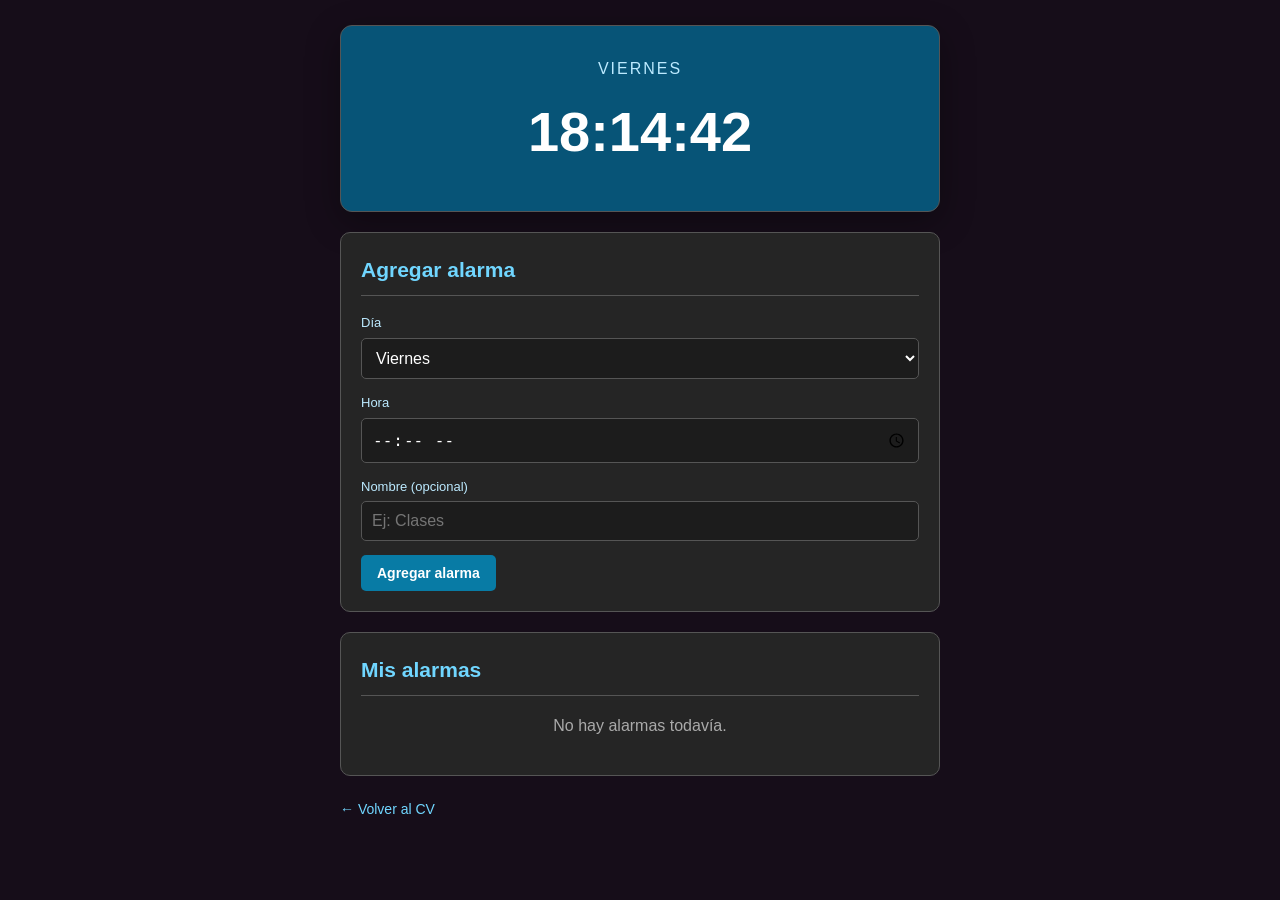
<file: Alarma/index.html>
<!DOCTYPE html>
<html lang="es">
<head>
    <meta charset="UTF-8">
    <meta name="viewport" content="width=device-width, initial-scale=1.0">
    <title>Reloj con alarmas</title>
    <link rel="stylesheet" href="alarmas.css">
    <script src="alarmas.js" defer></script>
</head>
<body>
 
    <main class="app">
 
        <!-- RELOJ -->
        <section id="reloj" class="reloj">
            <p id="diaActual" class="dia-actual"></p>
            <p id="horaActual" class="hora-actual">00:00:00</p>
            <p id="mensajeAlarma" class="mensaje-alarma" hidden></p>
            <button id="btnDetener" class="boton detener" hidden>Detener alarma</button>
        </section>
 
        <!-- FORMULARIO -->
        <section class="panel">
            <h2 id="tituloForm">Agregar alarma</h2>
 
            <div class="fila">
                <label for="dia">Día</label>
                <select id="dia">
                    <option value="1">Lunes</option>
                    <option value="2">Martes</option>
                    <option value="3">Miércoles</option>
                    <option value="4">Jueves</option>
                    <option value="5">Viernes</option>
                    <option value="6">Sábado</option>
                    <option value="0">Domingo</option>
                </select>
            </div>
 
            <div class="fila">
                <label for="hora">Hora</label>
                <input type="time" id="hora">
            </div>
 
            <div class="fila">
                <label for="nombre">Nombre (opcional)</label>
                <input type="text" id="nombre" maxlength="30" placeholder="Ej: Clases">
            </div>
 
            <p id="error" class="error" hidden></p>
 
            <div class="botones">
                <button id="btnGuardar" class="boton">Agregar alarma</button>
                <button id="btnCancelar" class="boton secundario" hidden>Cancelar</button>
            </div>
        </section>
 
        <!-- LISTA -->
        <section class="panel">
            <h2>Mis alarmas</h2>
            <ul id="lista" class="lista"></ul>
            <p id="vacio" class="vacio">No hay alarmas todavía.</p>
        </section>
 
        <a href="../index.html" class="volver">← Volver al CV</a>
 
    </main>
 
</body>
</html>
</file>
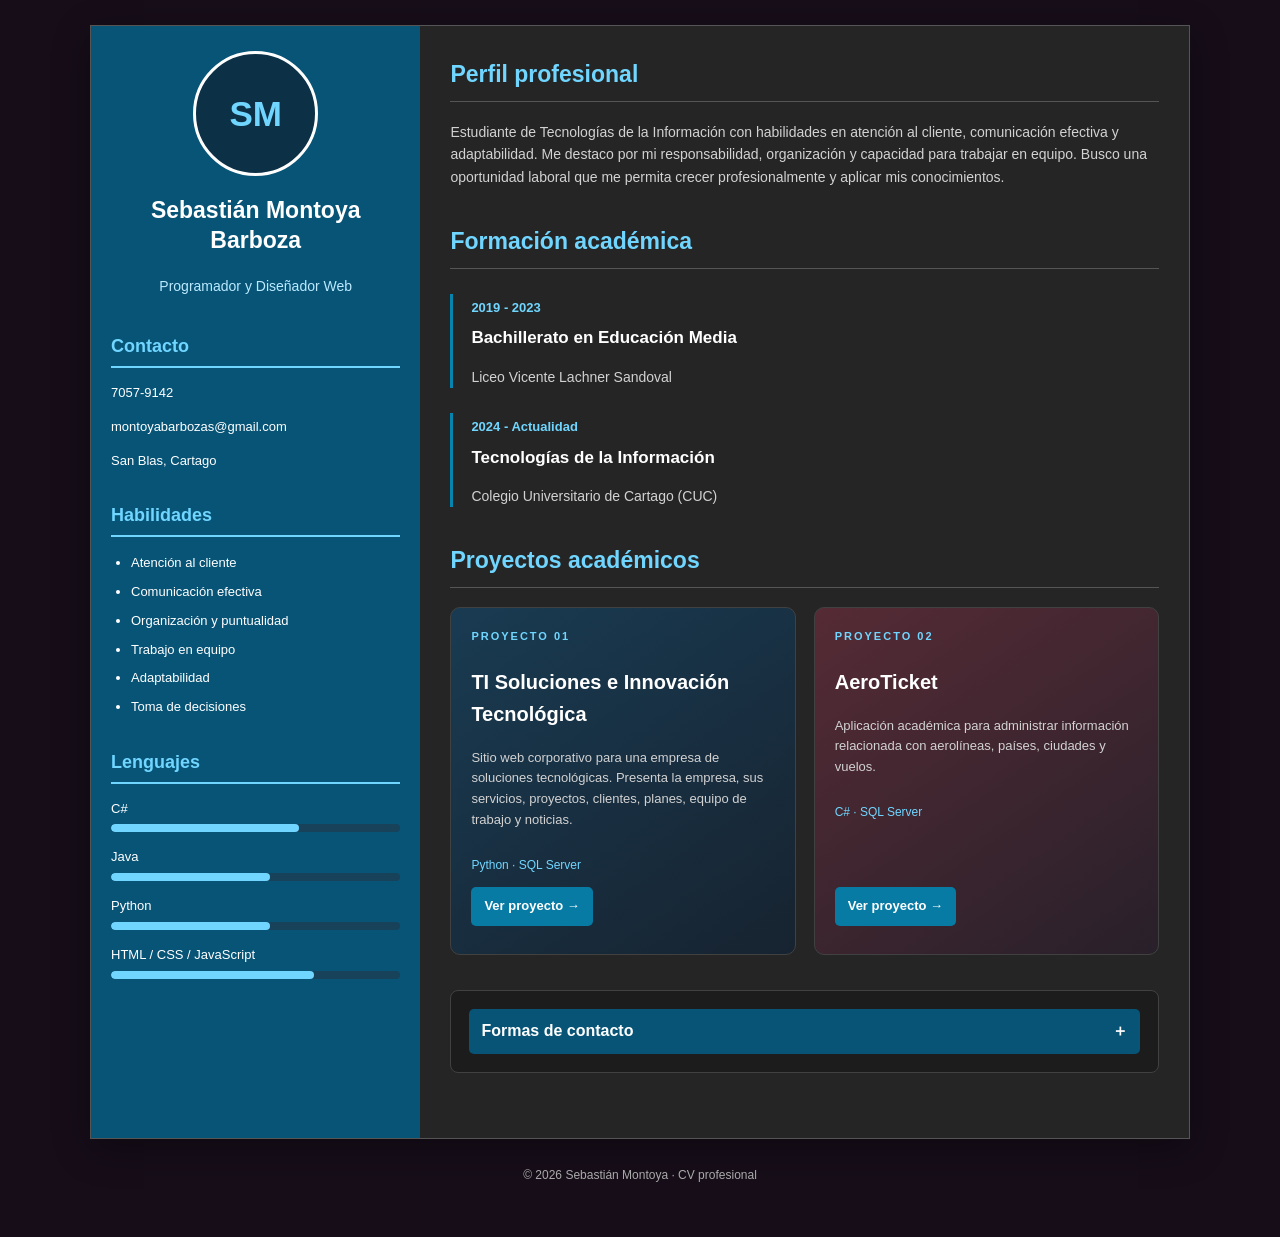
<file: CV/index.html>
<!DOCTYPE html>
<html lang="es">
<head>
    <meta charset="UTF-8">
    <meta name="viewport" content="width=device-width, initial-scale=1.0">
    <title>Mi CV Profesional</title>
    <link rel="stylesheet" href="estilos.css">
    <script src="script.js" defer></script>
</head>
<body>

    <div class="cv-container">

        <!-- BARRA LATERAL -->
        <aside class="sidebar">

            <div class="perfil">
                <div class="avatar">SM</div>
                <h1>Sebastián Montoya Barboza</h1>
                <p>Programador y Diseñador Web</p>
            </div>

            <section class="sidebar-section">
                <h2>Contacto</h2>
                <p>7057-9142</p>
                <p>montoyabarbozas@gmail.com</p>
                <p>San Blas, Cartago</p>
            </section>

            <section class="sidebar-section">
                <h2>Habilidades</h2>
                <ul>
                    <li>Atención al cliente</li>
                    <li>Comunicación efectiva</li>
                    <li>Organización y puntualidad</li>
                    <li>Trabajo en equipo</li>
                    <li>Adaptabilidad</li>
                    <li>Toma de decisiones</li>
                </ul>
            </section>

            <section class="sidebar-section">
                <h2>Lenguajes</h2>

                <div class="lenguaje">
                    <span>C#</span>
                    <div class="barra"><div class="nivel n1"></div></div>
                </div>

                <div class="lenguaje">
                    <span>Java</span>
                    <div class="barra"><div class="nivel n2"></div></div>
                </div>

                <div class="lenguaje">
                    <span>Python</span>
                    <div class="barra"><div class="nivel n3"></div></div>
                </div>

                <div class="lenguaje">
                    <span>HTML / CSS / JavaScript</span>
                    <div class="barra"><div class="nivel n4"></div></div>
                </div>
            </section>

        </aside>

        <!-- CONTENIDO PRINCIPAL -->
        <main class="contenido">

            <section class="bloque">
                <h2>Perfil profesional</h2>
                <p>
                    Estudiante de Tecnologías de la Información con habilidades
                    en atención al cliente, comunicación efectiva y adaptabilidad.
                    Me destaco por mi responsabilidad, organización y capacidad
                    para trabajar en equipo. Busco una oportunidad laboral que
                    me permita crecer profesionalmente y aplicar mis conocimientos.
                </p>
            </section>

            <section class="bloque">
                <h2>Formación académica</h2>

                <div class="item">
                    <span class="fecha">2019 - 2023</span>
                    <h3>Bachillerato en Educación Media</h3>
                    <p>Liceo Vicente Lachner Sandoval</p>
                </div>

                <div class="item">
                    <span class="fecha">2024 - Actualidad</span>
                    <h3>Tecnologías de la Información</h3>
                    <p>Colegio Universitario de Cartago (CUC)</p>
                </div>
            </section>

            <section class="bloque">
                <h2>Proyectos académicos</h2>

                <div class="proyectos">

                    <article class="proyecto tarjeta-azul">
                        <span class="numero">PROYECTO 01</span>
                        <h3>TI Soluciones e Innovación Tecnológica</h3>
                        <p>
                            Sitio web corporativo para una empresa de soluciones
                            tecnológicas. Presenta la empresa, sus servicios, proyectos,
                            clientes, planes, equipo de trabajo y noticias.
                        </p>
                        <p class="tecnologias">Python · SQL Server</p>
                        <a href="proyecto1.html" class="boton">
                            Ver proyecto →
                        </a>
                    </article>

                    <article class="proyecto tarjeta-roja">
                        <span class="numero">PROYECTO 02</span>
                        <h3>AeroTicket</h3>
                        <p>
                            Aplicación académica para administrar información
                            relacionada con aerolíneas, países, ciudades y vuelos.
                        </p>
                        <p class="tecnologias">C# · SQL Server</p>
                        <a href="proyecto2.html" class="boton">
                            Ver proyecto →
                        </a>
                    </article>

                </div>
            </section>

            <section class="bloque contacto">
                <button id="botonContacto"
                        class="boton-contacto"
                        aria-expanded="false"
                        aria-controls="opcionesContacto">
                    Formas de contacto
                    <span id="flecha">＋</span>
                </button>

                <div id="opcionesContacto" hidden>
                    <a href="mailto:montoyabarbozas@gmail.com">
                        Enviar correo electrónico
                    </a>

                    <a href="tel:+50670579142">
                        Llamar por teléfono
                    </a>

                    <a href="https://github.com/" target="_blank"
                       rel="noopener noreferrer">
                        Visitar GitHub
                    </a>
                </div>
            </section>

        </main>
    </div>

    <footer>
        <p>© 2026 Sebastián Montoya · CV profesional</p>
    </footer>

</body>
</html>
</file>
<file: Alarma/alarmas.css>
* { box-sizing: border-box; }
 
body {
    margin: 0;
    padding: 25px;
    background-color: #160d19;
    color: #eeeeee;
    font-family: Arial, sans-serif;
    line-height: 1.6;
}
 
.app {
    max-width: 600px;
    margin: 0 auto;
}
 
/* RELOJ */
.reloj {
    padding: 30px 20px;
    margin-bottom: 20px;
    text-align: center;
    background-color: #075477;
    border: 1px solid #555555;
    border-radius: 12px;
    box-shadow: 0 10px 35px #00000055;
    transition: background-color 0.3s;
}
 
.dia-actual {
    margin: 0;
    color: #bceaff;
    font-size: 16px;
    letter-spacing: 2px;
    text-transform: uppercase;
}
 
.hora-actual {
    margin: 5px 0;
    color: white;
    font-size: 56px;
    font-weight: bold;
    font-variant-numeric: tabular-nums;
}
 
.mensaje-alarma {
    margin: 5px 0 10px;
    font-size: 18px;
    font-weight: bold;
}
 
/* RELOJ CON ALARMA ACTIVA */
.reloj.sonando {
    background-color: #c0283c;
    animation: parpadeo 0.6s infinite alternate;
}
 
@keyframes parpadeo {
    from { background-color: #c0283c; }
    to   { background-color: #ff6b3d; }
}
 
/* PANELES */
.panel {
    padding: 20px;
    margin-bottom: 20px;
    background-color: #252525;
    border: 1px solid #555555;
    border-radius: 10px;
}
 
.panel h2 {
    margin-top: 0;
    padding-bottom: 8px;
    border-bottom: 1px solid #555555;
    color: #70d6ff;
    font-size: 21px;
}
 
.fila {
    display: flex;
    flex-direction: column;
    margin-bottom: 14px;
}
 
label {
    margin-bottom: 4px;
    color: #bceaff;
    font-size: 13px;
}
 
select, input {
    padding: 10px;
    border: 1px solid #555555;
    border-radius: 5px;
    background-color: #1c1c1c;
    color: white;
    font-size: 16px;
}
 
select:focus, input:focus {
    outline: 2px solid #70d6ff;
}
 
.error {
    color: #ff8a8a;
    font-size: 14px;
}
 
/* BOTONES */
.botones { display: flex; gap: 10px; flex-wrap: wrap; }
 
.boton {
    padding: 10px 16px;
    border: none;
    border-radius: 5px;
    background-color: #087ba5;
    color: white;
    font-size: 14px;
    font-weight: bold;
    cursor: pointer;
    transition: background-color 0.2s;
}
 
.boton:hover { background-color: #0b9acb; }
 
.boton.secundario { background-color: #414141; }
.boton.secundario:hover { background-color: #575757; }
 
.boton.peligro { background-color: #a6303f; }
.boton.peligro:hover { background-color: #c43a4b; }
 
.boton.detener {
    background-color: white;
    color: #c0283c;
}
 
.boton.pequeno { padding: 6px 12px; font-size: 13px; }
 
/* LISTA */
.lista { margin: 0; padding: 0; list-style: none; }
 
.alarma {
    display: flex;
    justify-content: space-between;
    align-items: center;
    gap: 10px;
    flex-wrap: wrap;
    padding: 12px;
    margin-bottom: 10px;
    background-color: #303030;
    border-left: 4px solid #0784ad;
    border-radius: 6px;
}
 
.alarma.activa { border-left-color: #ff4d5e; }
 
.alarma .datos strong {
    display: block;
    font-size: 22px;
    color: white;
}
 
.alarma .datos span {
    color: #bceaff;
    font-size: 13px;
}
 
.alarma .acciones { display: flex; gap: 8px; }
 
.vacio { color: #aaaaaa; text-align: center; }
 
.volver {
    display: inline-block;
    color: #70d6ff;
    font-size: 14px;
    text-decoration: none;
}
 
@media (max-width: 500px) {
    body { padding: 12px; }
    .hora-actual { font-size: 42px; }
}
</file>
<file: CV/estilos.css>
/* CONFIGURACIÓN GENERAL */
* {
    box-sizing: border-box;
}

body {
    margin: 0;
    padding: 25px;
    background-color: #160d19;
    color: #eeeeee;
    font-family: Arial, sans-serif;
    line-height: 1.6;
}

a {
    text-decoration: none;
}

/* CONTENEDOR DE LAS DOS COLUMNAS */
.cv-container {
    display: flex;
    max-width: 1100px;
    margin: 0 auto;
    background-color: #252525;
    border: 1px solid #555555;
    box-shadow: 0 10px 35px #00000055;
}

/* BARRA LATERAL */
.sidebar {
    width: 30%;
    min-width: 250px;
    padding: 25px 20px;
    background-color: #075477;
    color: white;
}

.perfil {
    text-align: center;
    margin-bottom: 35px;
}

.avatar {
    display: flex;
    align-items: center;
    justify-content: center;
    width: 125px;
    height: 125px;
    margin: 0 auto 20px;
    border: 3px solid white;
    border-radius: 50%;
    background-color: #0c3045;
    color: #70d6ff;
    font-size: 35px;
    font-weight: bold;
}

.perfil h1 {
    font-size: 23px;
    line-height: 1.3;
}

.perfil p {
    color: #bceaff;
    font-size: 14px;
}

.sidebar-section {
    margin-top: 30px;
    overflow-wrap: anywhere;
}

.sidebar-section h2 {
    padding-bottom: 5px;
    border-bottom: 2px solid #70d6ff;
    color: #70d6ff;
    font-size: 18px;
}

.sidebar-section p,
.sidebar-section li {
    font-size: 13px;
}

.sidebar-section ul {
    padding-left: 20px;
}

.sidebar-section li {
    margin-bottom: 8px;
}

/* BARRAS DE LENGUAJES */
.lenguaje {
    margin-bottom: 15px;
}

.lenguaje span {
    display: block;
    margin-bottom: 5px;
    font-size: 13px;
}

.barra {
    height: 8px;
    overflow: hidden;
    border-radius: 10px;
    background-color: #17425a;
}

.nivel {
    height: 100%;
    border-radius: 10px;
    background-color: #70d6ff;
}

.n1 { width: 65%; }
.n2 { width: 55%; }
.n3 { width: 55%; }
.n4 { width: 70%; }

/* CONTENIDO PRINCIPAL */
.contenido {
    flex: 1;
    min-width: 0;
    padding: 30px;
}

.bloque {
    margin-bottom: 35px;
}

.bloque > h2 {
    margin-top: 0;
    padding-bottom: 8px;
    border-bottom: 1px solid #555555;
    color: #70d6ff;
    font-size: 23px;
}

.bloque p {
    color: #d2d2d2;
    font-size: 14px;
}

/* ESTUDIOS */
.item {
    margin: 25px 0;
    padding-left: 18px;
    border-left: 3px solid #0784ad;
}

.item h3 {
    margin: 5px 0;
    color: white;
    font-size: 17px;
}

.item p {
    margin-bottom: 0;
}

.fecha {
    color: #70d6ff;
    font-size: 13px;
    font-weight: bold;
}

/* TARJETAS DE PROYECTOS */
.proyectos {
    display: grid;
    grid-template-columns: repeat(2, minmax(0, 1fr));
    gap: 18px;
}

.proyecto {
    display: flex;
    flex-direction: column;
    align-items: flex-start;
    padding: 20px;
    border: 1px solid #414141;
    border-radius: 10px;
    transition: transform 0.2s, border-color 0.2s;
}

.proyecto:hover {
    transform: translateY(-5px);
    border-color: #70d6ff;
}

.tarjeta-azul {
    background: linear-gradient(145deg, #193b52, #172330);
}

.tarjeta-roja {
    background: linear-gradient(145deg, #552b35, #28202a);
}

.numero {
    color: #70d6ff;
    font-size: 11px;
    font-weight: bold;
    letter-spacing: 2px;
}

.proyecto h3 {
    margin-bottom: 5px;
    color: white;
    font-size: 20px;
}

.proyecto p {
    font-size: 13px;
}

.proyecto .tecnologias {
    color: #70d6ff;
    font-size: 12px;
}

.boton {
    display: inline-block;
    margin-top: auto;
    padding: 9px 13px;
    border-radius: 5px;
    background-color: #087ba5;
    color: white;
    font-size: 13px;
    font-weight: bold;
    transition: background-color 0.2s;
}

.boton:hover {
    background-color: #0b9acb;
}

/* CONTACTO DESPLEGABLE */
.contacto {
    padding: 18px;
    border: 1px solid #414141;
    border-radius: 8px;
    background-color: #1c1c1c;
}

.boton-contacto {
    display: flex;
    justify-content: space-between;
    align-items: center;
    width: 100%;
    padding: 12px;
    border: none;
    border-radius: 5px;
    background-color: #075477;
    color: white;
    font-size: 16px;
    font-weight: bold;
    text-align: left;
    cursor: pointer;
}

.boton-contacto:hover {
    background-color: #087ba5;
}

#opcionesContacto {
    padding-top: 12px;
}

#opcionesContacto a {
    display: block;
    margin-top: 8px;
    padding: 10px;
    border-radius: 5px;
    background-color: #303030;
    color: #bceaff;
    font-size: 14px;
}

#opcionesContacto a:hover {
    background-color: #414141;
    color: white;
}

/* PIE DE PÁGINA */
footer {
    max-width: 1100px;
    margin: 0 auto;
    padding: 15px;
    color: #aaaaaa;
    font-size: 12px;
    text-align: center;
}

/* DISEÑO PARA TABLETS Y CELULARES */
@media (max-width: 750px) {
    body {
        padding: 12px;
    }

    .cv-container {
        flex-direction: column;
    }

    .sidebar {
        width: 100%;
        min-width: 0;
    }

    .contenido {
        padding: 22px 18px;
    }

    .proyectos {
        grid-template-columns: 1fr;
    }
}

/* PÁGINA DE PROYECTO */
.volver { margin: 0 0 25px; }

.contenido .boton { margin-right: 8px; margin-bottom: 8px; }

.numero-proyecto {
    color: #70d6ff;
    font-size: 11px;
    font-weight: bold;
    letter-spacing: 2px;
}

.captura {
    display: block;
    width: 100%;
    margin-top: 15px;
    border: 1px solid #414141;
    border-radius: 10px;
}

.etiquetas {
    display: flex;
    flex-wrap: wrap;
    gap: 8px;
    padding: 0;
    list-style: none;
}

.etiquetas li {
    padding: 5px 12px;
    border: 1px solid #0784ad;
    border-radius: 20px;
    color: #bceaff;
    font-size: 13px;
}
</file>
